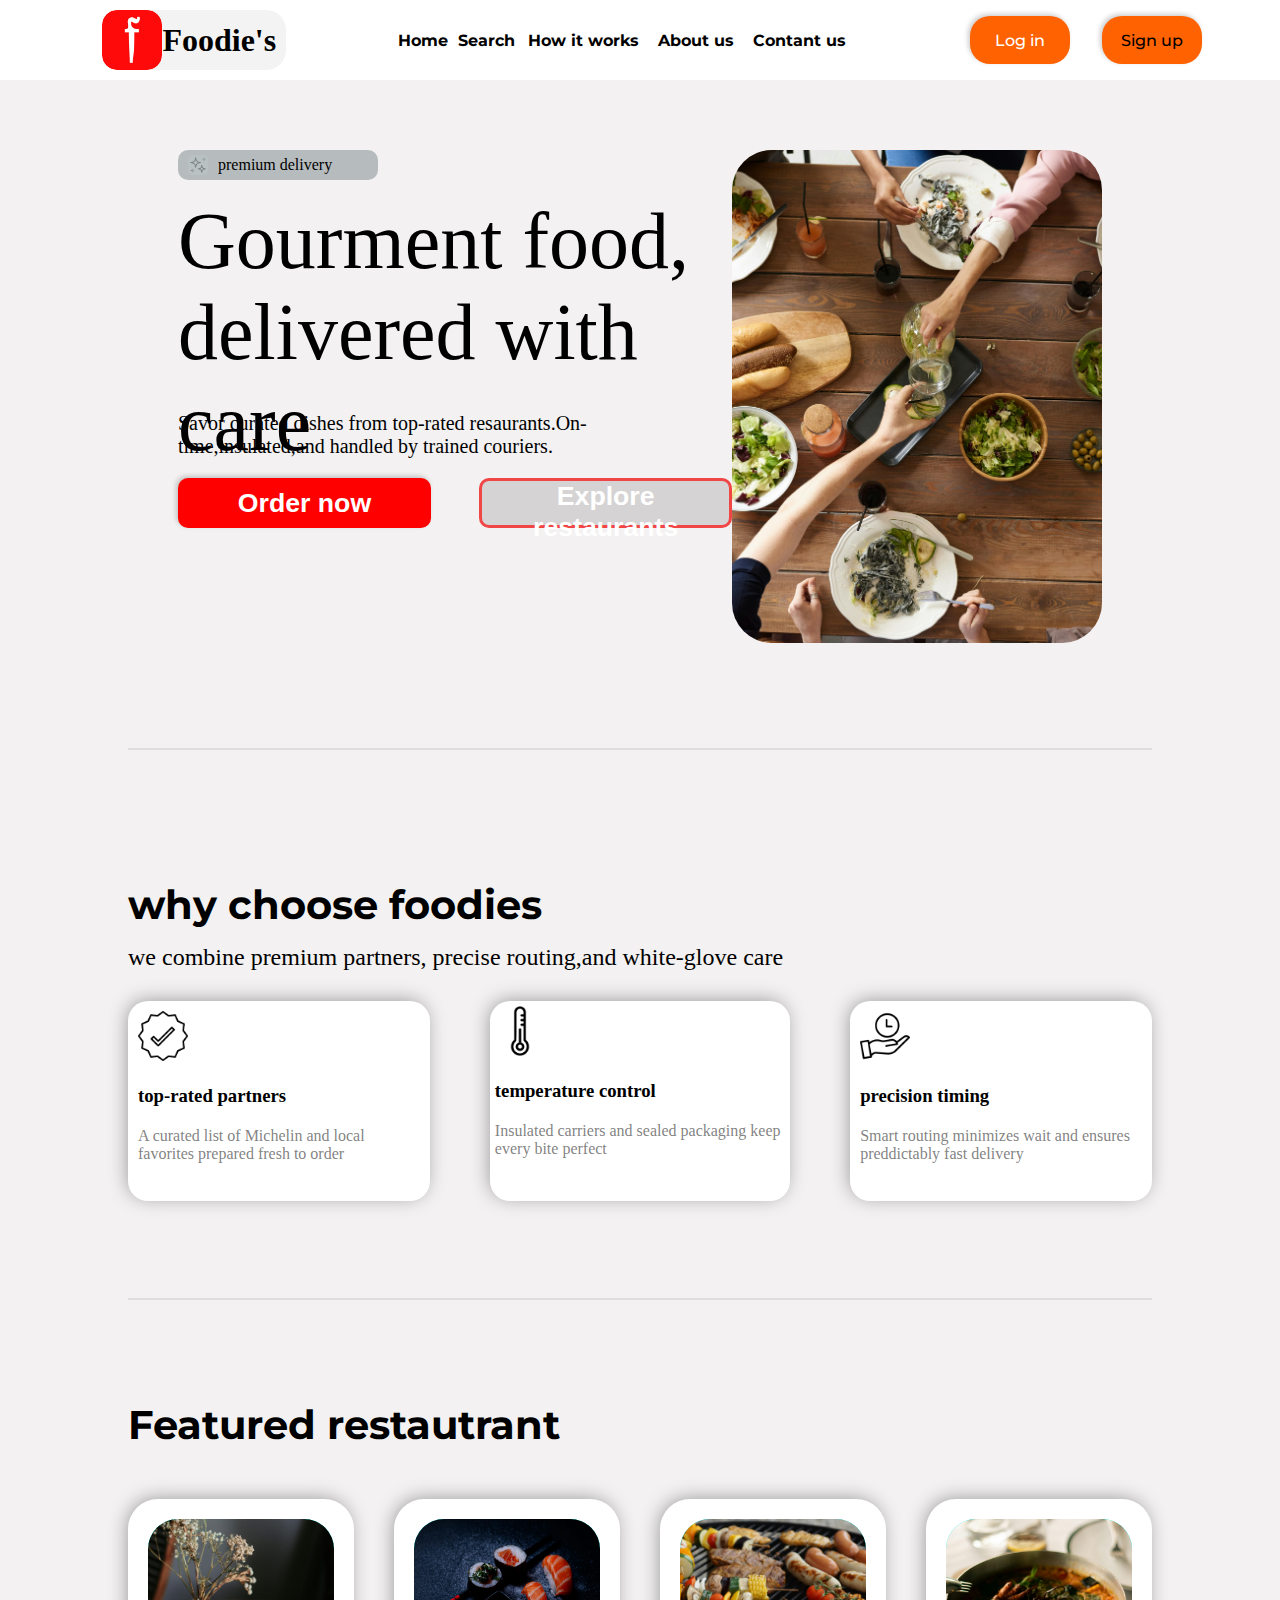
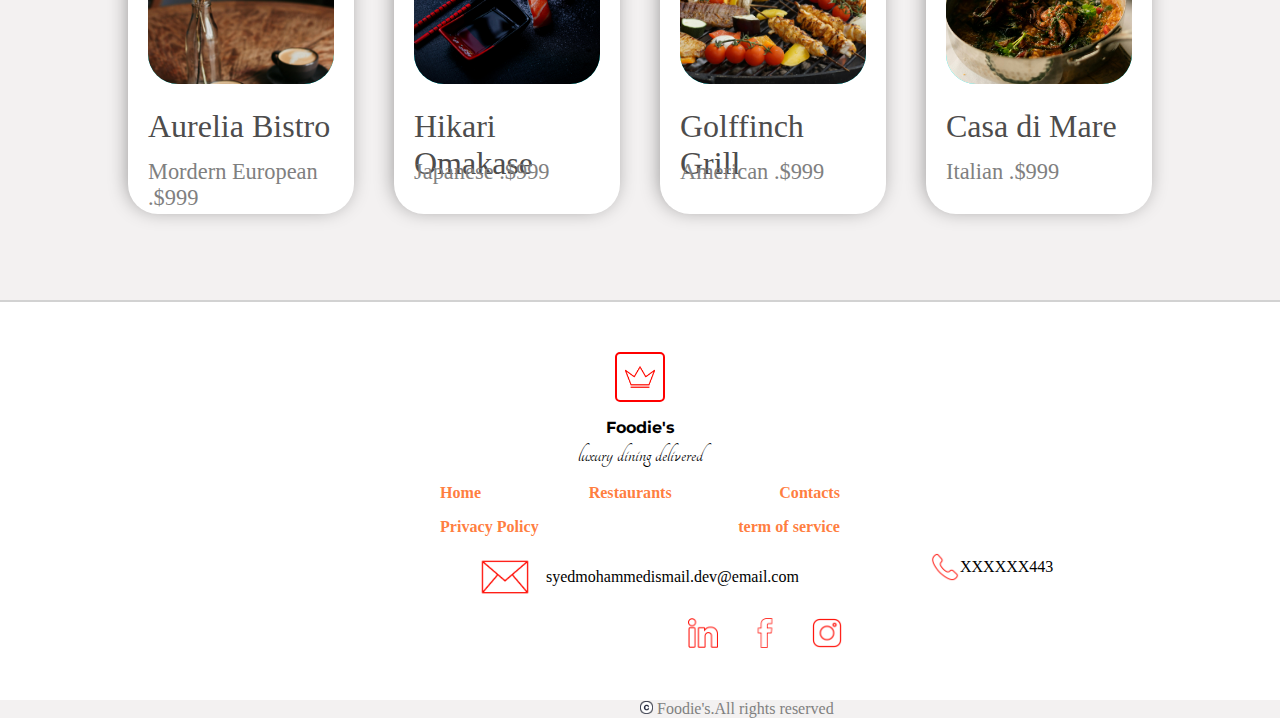
<file: index.html>
<!DOCTYPE html>
<html lang="en">
<head>
    <meta charset="UTF-8">
    <meta name="viewport" content="width=device-width, initial-scale=1.0">
    <title>Foodie's</title>
<link rel="shortcut icon" href="./assests/favico-logo.png" type="image/x-icon">
<style>
    @import url('https://fonts.googleapis.com/css2?family=Tangerine:wght@400;700&display=swap');
    @import url('https://fonts.googleapis.com/css2?family=Montserrat:ital,wght@0,100..900;1,100..900&display=swap');
</style>
<link rel="stylesheet" href="home.css">
</head>
<body>
    <nav>
        <div class="logo">
            <img src="./assests/favico-logo.png" alt="">
            Foodie's
        </div>
        <div class="menu">
            <a href="#" class="home">Home</a>
            <a href="#" class="search">Search</a>
            <a href="#" class="work">How it works</a>
            <a href="#"class="about">About us</a>
            <a href="#" class="contact">Contant us</a>


        </div>
        <div class="registration">
            <button class="login">
             <a href="#">Log in</a>
            </button>
            <button class="signup">
                <a href="#">Sign up</a>
            </button>
        </div>
    </nav>
    
    <div class="main">
        <div class="start">
            <div class="gourment">
                <span class="premium">
                    <img src="./assests/star logo" alt="">
                    premium delivery
                </span>
                <span class="maintext">Gourment food, delivered with care</span>
                <span class="subline">
                    Savor curated dishes from top-rated resaurants.On-time,insulated,and handled by trained couriers.
                </span>
                <div class="btn">
                    <button class="order"><a href="#">Order now</a></button>
                    <button class="explore"><a href="#">Explore restaurants</a></button>

                </div>
            </div>
            <div class="limg">
                <img src="./assests/homepagemainimg.jpg" alt="">
            </div>
        </div>
        <div class="whyfoodies">
            <div class="mainfoodie">
                <h1>why choose foodies</h1>
                <p>we combine premium partners, precise routing,and white-glove care</p>
            </div>
          
            <div class="foodiecond">

                <div class="rated1">

                    <div class="rimg">
                        <img src="./assests/correct.png" alt="">
                    </div>
                    <h3>top-rated partners</h3>
                    <p>A curated list of Michelin and local favorites prepared fresh to order</p>

                </div>
                <div class="rated2">

                    <div class="rimg">
                        <img src="./assests/thermometer.png" alt="">
                    </div>
                   <h3>temperature control</h3>
                    <p>Insulated carriers and sealed packaging keep every bite perfect</p>
                </div>
                <div class="rated3">

                    <div class="rimg">
                        <img src="./assests/save-time.png" alt="">
                    </div>
                    <h3>precision timing</h3>
                    <p>Smart routing minimizes wait and ensures preddictably fast delivery</p>
                </div>






            </div>


           

        </div>

        <div class="featuresr">
          <h2>Featured restautrant</h2>
           <div class="featurecart">
            <div class="fcart1">
                <img src="./assests/pexels-nastyasensei-66707-2575834.jpg" alt="">
                <h5>Aurelia Bistro</h5>
                <p>Mordern European<span> .$999</span></p>
            </div>
            <div class="fcart2">
                <img src="./assests/pexels-itslauravillela-31286784.jpg" alt="">
                <h5>Hikari Omakase</h5>
                <p>Japanese<span> .$999</span></p>
            </div>
            <div class="fcart3">
                <img src="./assests/pexels-pixabay-533325.jpg" alt="">
                <h5>Golffinch Grill</h5>
                <p>American<span> .$999</span></p>
            </div>
            <div class="fcart4">
                <img src="./assests/pexels-onbab-11689800.jpg" alt="">
                <h5>Casa di Mare</h5>
                <p>Italian<span> .$999</span></p>
            </div>
           </div>
        </div>

        
    </div>



    <footer>
    <div class="foter">

        <div class="ftmg">
            <img src="./assests/crown.png" alt="">
        </div>
        <div class="ftname">
            <h5>Foodie's</h5>
            <p>luxury dining delivered</p>
        </div>
        <div class="ftreturn"><h6>Home</h6>
        <h6>Restaurants</h6>
        <h6>Contacts</h6></div>
        <div class="fotreturn">
            <h6>Privacy Policy</h6>
            <h6>term of service</h6>
           
        </div>
        <div class="contacts">
            <div class="email">
                <img src="./assests/gmail.png" alt="">
                syedmohammedismail.dev@email.com
            </div>
            <div class="phone">
                <img src="./assests/telephone.png" alt="">
                XXXXXX443
            </div>
        </div>
        <div class="logos">
            <img src="./assests/linkedin.png" alt="">
            <img src="./assests/social.png" alt="">
            <img src="./assests/video.png" alt="">
        </div>
     

    </div>
    <span>
        <img src="./assests/letter-c.png" alt="">
        Foodie's.All rights reserved

    </span>
    </footer>
 
</body>
</html>
</file>
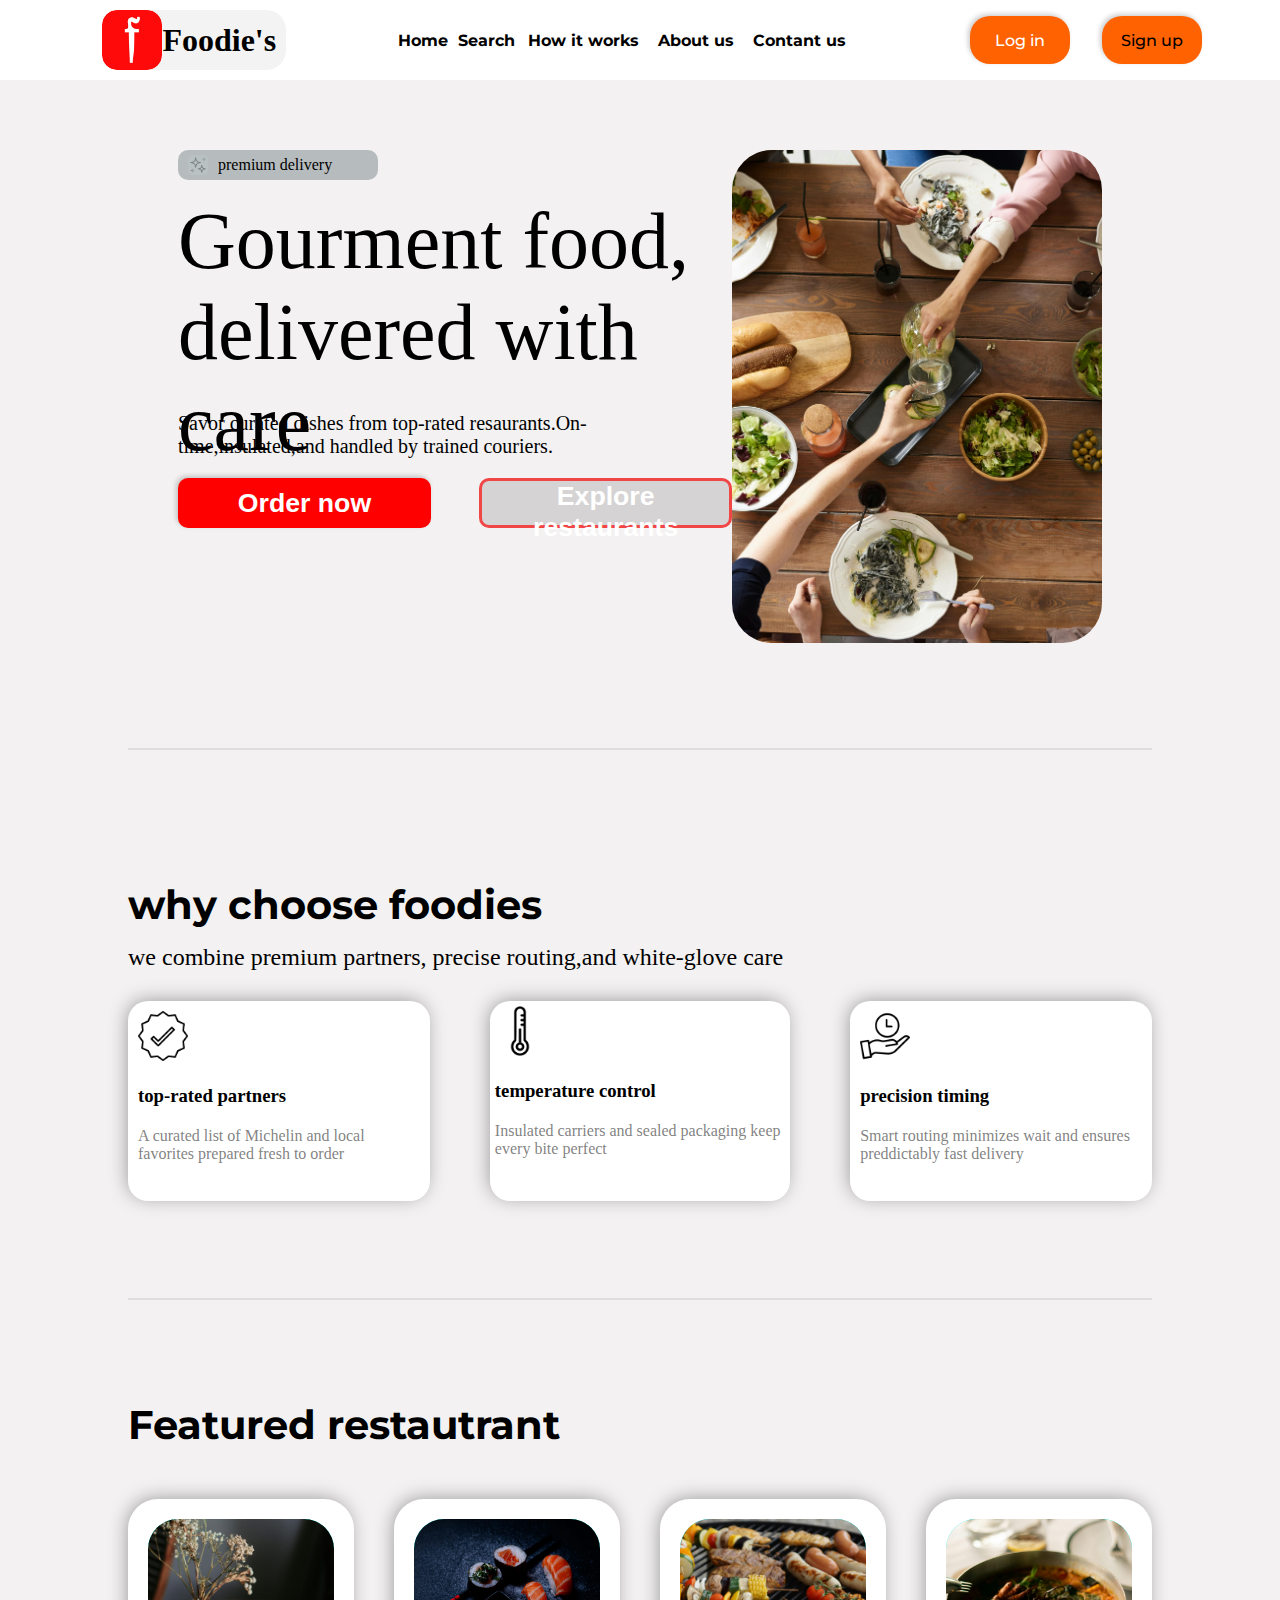
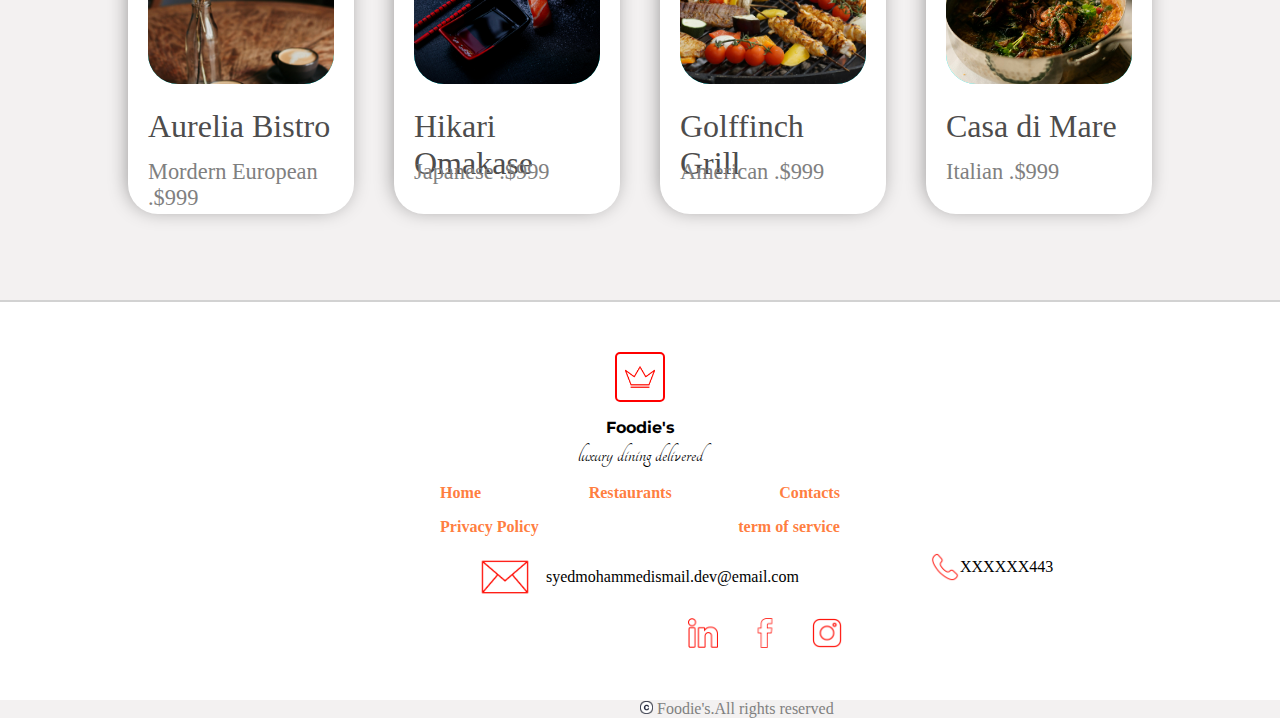
<file: home.html>
<!DOCTYPE html>
<html lang="en">
<head>
    <meta charset="UTF-8">
    <meta name="viewport" content="width=device-width, initial-scale=1.0">
    <title>Foodie's</title>
<link rel="shortcut icon" href="./assests/favico-logo.png" type="image/x-icon">
<style>
    @import url('https://fonts.googleapis.com/css2?family=Tangerine:wght@400;700&display=swap');
    @import url('https://fonts.googleapis.com/css2?family=Montserrat:ital,wght@0,100..900;1,100..900&display=swap');
</style>
<link rel="stylesheet" href="home.css">
</head>
<body>
    <nav>
        <div class="logo">
            <img src="./assests/favico-logo.png" alt="">
            Foodie's
        </div>
        <div class="menu">
            <a href="#" class="home">Home</a>
            <a href="#" class="search">Search</a>
            <a href="#" class="work">How it works</a>
            <a href="#"class="about">About us</a>
            <a href="#" class="contact">Contant us</a>


        </div>
        <div class="registration">
            <button class="login">
             <a href="#">Log in</a>
            </button>
            <button class="signup">
                <a href="./loginpage.html">Sign up</a>
            </button>
        </div>
    </nav>
    
    <div class="main">
        <div class="start">
            <div class="gourment">
                <span class="premium">
                    <img src="./assests/star logo" alt="">
                    premium delivery
                </span>
                <span class="maintext">Gourment food, delivered with care</span>
                <span class="subline">
                    Savor curated dishes from top-rated resaurants.On-time,insulated,and handled by trained couriers.
                </span>
                <div class="btn">
                    <button class="order"><a href="#">Order now</a></button>
                    <button class="explore"><a href="#">Explore restaurants</a></button>

                </div>
            </div>
            <div class="limg">
                <img src="./assests/homepagemainimg.jpg" alt="">
            </div>
        </div>
        <div class="whyfoodies">
            <div class="mainfoodie">
                <h1>why choose foodies</h1>
                <p>we combine premium partners, precise routing,and white-glove care</p>
            </div>
          
            <div class="foodiecond">

                <div class="rated1">

                    <div class="rimg">
                        <img src="./assests/correct.png" alt="">
                    </div>
                    <h3>top-rated partners</h3>
                    <p>A curated list of Michelin and local favorites prepared fresh to order</p>

                </div>
                <div class="rated2">

                    <div class="rimg">
                        <img src="./assests/thermometer.png" alt="">
                    </div>
                   <h3>temperature control</h3>
                    <p>Insulated carriers and sealed packaging keep every bite perfect</p>
                </div>
                <div class="rated3">

                    <div class="rimg">
                        <img src="./assests/save-time.png" alt="">
                    </div>
                    <h3>precision timing</h3>
                    <p>Smart routing minimizes wait and ensures preddictably fast delivery</p>
                </div>






            </div>


           

        </div>

        <div class="featuresr">
          <h2>Featured restautrant</h2>
           <div class="featurecart">
            <div class="fcart1">
                <img src="./assests/pexels-nastyasensei-66707-2575834.jpg" alt="">
                <h5>Aurelia Bistro</h5>
                <p>Mordern European<span> .$999</span></p>
            </div>
            <div class="fcart2">
                <img src="./assests/pexels-itslauravillela-31286784.jpg" alt="">
                <h5>Hikari Omakase</h5>
                <p>Japanese<span> .$999</span></p>
            </div>
            <div class="fcart3">
                <img src="./assests/pexels-pixabay-533325.jpg" alt="">
                <h5>Golffinch Grill</h5>
                <p>American<span> .$999</span></p>
            </div>
            <div class="fcart4">
                <img src="./assests/pexels-onbab-11689800.jpg" alt="">
                <h5>Casa di Mare</h5>
                <p>Italian<span> .$999</span></p>
            </div>
           </div>
        </div>

        
    </div>



    <footer>
    <div class="foter">

        <div class="ftmg">
            <img src="./assests/crown.png" alt="">
        </div>
        <div class="ftname">
            <h5>Foodie's</h5>
            <p>luxury dining delivered</p>
        </div>
        <div class="ftreturn"><h6>Home</h6>
        <h6>Restaurants</h6>
        <h6>Contacts</h6></div>
        <div class="fotreturn">
            <h6>Privacy Policy</h6>
            <h6>term of service</h6>
           
        </div>
        <div class="contacts">
            <div class="email">
                <img src="./assests/gmail.png" alt="">
                syedmohammedismail.dev@email.com
            </div>
            <div class="phone">
                <img src="./assests/telephone.png" alt="">
                XXXXXX443
            </div>
        </div>
        <div class="logos">
            <img src="./assests/linkedin.png" alt="">
            <img src="./assests/social.png" alt="">
            <img src="./assests/video.png" alt="">
        </div>
     

    </div>
    <span>
        <img src="./assests/letter-c.png" alt="">
        Foodie's.All rights reserved

    </span>
    </footer>
 
</body>
</html>
</file>
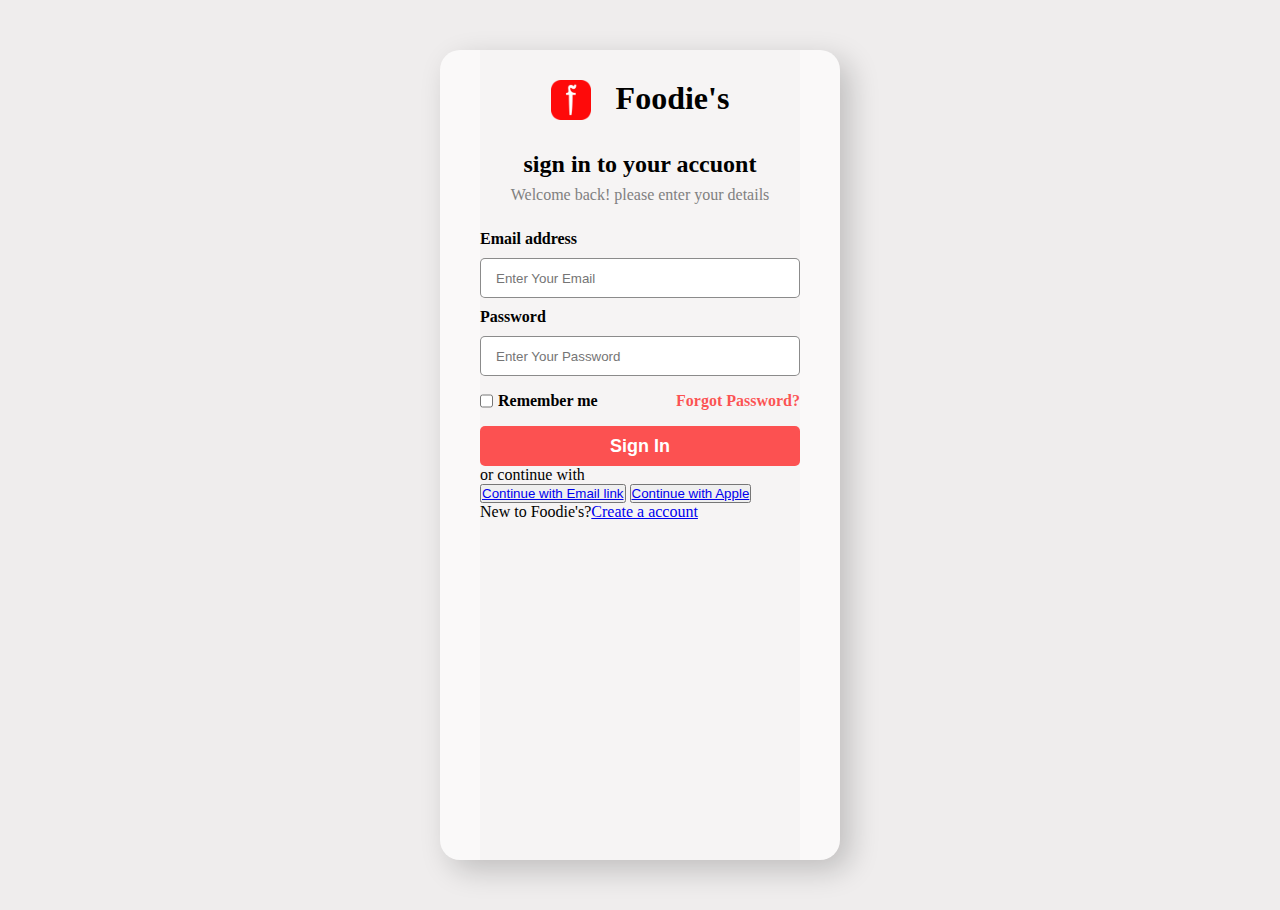
<file: loginpage.html>
<!DOCTYPE html>
<html lang="en">
<head>
    <meta charset="UTF-8">
    <meta name="viewport" content="width=device-width, initial-scale=1.0">
    <title>Foodie's</title>
    <link rel="shortcut icon" href="./assests/favico-logo.png" type="image/x-icon">
    <link rel="stylesheet" href="loginpage.css">
</head>
<body>
    <div class="logind">
     
        <div class="loginm">
            <div class="foodie">
                <div class="foodiename">
                    <img src="./assests/favico-logo.png" alt="">
                    <h1>Foodie's</h1>
                </div>
                <div class="content">
                    <p class="sigin">sign in to your accuont</p>
                    <p class="detail">Welcome back! please enter your details</p>
                </div>
            </div>
            <div class="inputt">
                <label for="email">Email address</label>
                <input type="email" placeholder="Enter Your Email"
                id="email"
                >
                <label for="pass">Password</label>
                <input type="password" placeholder="Enter Your Password"
                id="pass"
                >
                <div class="check">
                   <div class="checkbox">
                    <input id="box" type="checkbox">
                <label for="box">Remember me</label>
            </div>
                    <a href="#" class="forgot">Forgot Password?</a>
                </div>
                
                <button class="submit" type="submit">Sign In</button> 

                
            </div>
         <div class="bottom">
            <p class="line">
                <span >or continue with</span>
            </p>
         </div>
         <div class="menu">
            <button><a href="#">Continue with Email link</a></button>
            <button><a href="#">Continue with Apple</a></button>
           
         </div>
         <div class="new"><p>
            New to Foodie's?<a class="naccout" href="#">Create a account</a>
         </p></div>
        </div>
    </div>

</body>
</html>
</file>
<file: home.css>
*{
    padding: 0;
    margin: 0;
    box-sizing: border-box;
}


body{
    height: 100vh;
    width: 100%;
    overflow-x: hidden;
    margin: 0 auto;
   background-color: rgba(230 226 226 / 47%);
   position: relative;
   margin-top: 100px;
}
nav{
    width: 100%;
        overflow-x: hidden;
    height:80px ;
    padding: 10px 8% 10px 8%;
    background-color: white;
    border: none;
    position: fixed;
    top: 0;
    display: flex;
    align-items: center;
    justify-content: space-between;
    gap: 7em;
}
.logo {
    width: 200px;
    height: 60px;
    background-color: rgba(170, 170, 170, 0.138);
    border-radius: 20px;
    display: flex;
        align-items: center;
        justify-content: space-between;
        font-size: 2rem;
        font-weight: 700;
        padding-right: 10px;
}
.logo img{
    width: 60px;
    height: 60px;
    border-radius: 15px;
    transition-duration: 0.2s;
}

.logo img:hover{
    cursor: pointer;
    width: 62px;
    height: 62px;
    border-radius: 15px;
}


.menu{
    width: 50%;
    height: 60px;

    display: flex;
    align-items: center;
    justify-content: space-between;
  
}
.menu a{
  

    text-decoration: none;
    color: black;
    font-family: "Montserrat", sans-serif;
    font-size: 1rem;
    font-weight: bold;
    position: relative;
   transition-duration: 0.4s;
}

.home{
    width: 60px;
}
.search{
width: 70px;
}
.about{
    width: 95px;
}
.work{
width: 130px;
}
.contact{
    width: 105px;
}

.menu a:hover{
color: red;
font-size: 1.1rem;
}


.registration{
    height: 60px;
      
        display: flex;
        align-items: center;
        gap: 2em;
       
    
}
.registration button{
    width: 100px;
    height: 80%;
   
    
    font-family: "Montserrat", sans-serif;
        font-size: 1rem;
        font-weight: 500;
        border: none;
        border-radius: 20px;
}
.login{
    background-color: rgb(255, 98, 0);
 
    box-shadow: -2px -2px 5px 0px rgba(0, 0, 0, 0.2);
    transition-duration: 0.4s;
}
.login a {
    text-decoration: none;
    color: white;

}
.login:hover{
    cursor: pointer;
    
    background-color: rgb(255, 0, 0);
    font-size: 0.9em;
   
}
.signup {
    background-color: rgb(255, 98, 0);
    color: rgb(0, 0, 0);
    box-shadow: -2px -2px 5px 0px rgba(0, 0, 0, 0.2);
    
    transition-duration: 0.4s;
}
.signup a {
    text-decoration: none;
    color: black;
}

.signup:hover{
    cursor: pointer;
   
    background-color: rgb(255, 0, 0);
    font-size: 0.9em;
   
}





.main{
    width: 80%;
    margin-left: 10%;
    margin-right: 10%;
}

.start{
    width: 100%;
    height: 650px;
    padding: 50px;
    border-bottom: 2px solid rgba(128, 128, 128, 0.171);
    display: flex;

}
.gourment{
    width: 60%;
    height: 90%;
    display: flex;
    flex-direction: column;
    gap: 1em;
}

.premium{
width: 200px;
height: 30px;
padding-left: 10px;
background-color: rgba(136, 148, 150, 0.574);
border-radius: 10px;
font-size: 1rem;
display: flex;
align-items: center;
gap: 10px;



}
.premium img {
    width: 20px;
    height: 20px;
    object-fit: cover;
    border-radius: 5px;
background-color: rgba(136, 148, 150, 0.574);
    z-index: -1;
}




.maintext{
    width: 100%;
    height: 200px;
    font-size: 5rem;
}
.subline{
    width: 100%;
    height: 50px;
    font-size: 20px;
}
.btn{
    width: 100%;
    display: flex;
    gap: 3em;
}
.btn button{
    width: 270px;
    height: 50px;

}
.btn button a{
    text-decoration: none;
    color: white;
    font-size: 2em;
    font-weight: 700;
}

.order{
    border: none;
    background-color: red;
box-shadow: -2px -2px 5px 0px rgba(0, 0, 0, 0.2);
 border-radius: 10px;
 transition-duration: 0.4s;
}
.order:hover {
    cursor: pointer;

    background-color: rgb(255, 0, 0);
    font-size: 0.8em;

}
.explore{
   width: 300px;
    border: 3px solid rgba(255, 0, 0, 0.667);
    border-radius: 10px;
    background-color: rgba(162, 159, 159, 0.363);
    color: black;
   

}
.limg{
    width: 40%;
    height: 90%;
   
    border-radius: 40px;
}
.limg img{
    width: 100%;
        height: 100%;
        object-fit: cover;
        border-image-repeat: none;
        border-radius: 40px;
        transition-duration: 0.4s;
}
.limg img:hover{
    width: 101%;
    height: 101%;
    object-fit: cover;
        border-image-repeat: none;
        border-radius: 40px;
}

.whyfoodies{
    width: 100%;
    height: 450px;
     border-bottom: 2px solid rgba(128, 128, 128, 0.171);
    
}

.mainfoodie{
    margin-top: 100px;
    padding-top: 30px;
    width: 100%;
    display: flex;
    flex-direction: column;
    gap: 15px;
    
}

.mainfoodie h1 p {
    width: 100%;

}

.mainfoodie h1{
    font-size: 2.5rem;
    font-family: "Montserrat", sans-serif;                                  
}

.mainfoodie p {
    font-size: 1.5rem;
    font-weight: 100;
}

.foodiecond {

    width: 100%;
    display: flex;
    
   
    
}
.rated1,.rated2,.rated3{
    margin-top: 30px;
    width: 355px;
    height: 200px;
    border-radius: 20px;
   

    background-color: white;
    box-shadow: -2px -2px 20px -3px rgba(0, 0, 0, 0.421);
    display: flex;
    flex-direction: column;
    font-size: 1rem;
    gap: 20px;
    transition-duration: 0.4s;
}

.rated1 img{
    width: 50px;
    height: 50px;
    border-radius: 5px;
}
.rated2 img{
    width: 50px;
    height: 50px;
    border-radius: 5px;
}
.rated3 img{
    width: 50px;
    height: 50px;
    border-radius: 5px;
}

.rated1 p,
.rated2 p,
.rated3 p{
    color: rgba(128, 128, 128, 0.982);
}


.rated1{
    margin-right: 20px;
    padding: 10px;
}
.rated2{
    margin-right: 40px;
    margin-left: 40px;
    padding: 5px;
}
.rated3{
    margin-left: 20px;
    padding: 10px;
    
}
.rated1:hover{
width: 345px;
height: 190px;
margin-right: 25px;
margin-left: 5px;
border-radius: 20px;
}
.rated2:hover{
width: 345px;
height: 190px;
margin-right: 45px;
margin-left: 45px;
border-radius: 20px;

}
.rated3:hover{
    width: 345px;
        height: 190px;
        margin-left: 25px;
        margin-right: 5px;
        border-radius: 20px;
       
}
.featuresr{
    margin-top: 100px;
    width: 100%;
    height: 500px;
  

}
.featuresr h2{
    font-size: 2.5rem;
    margin: 50px;
    margin-left: 0;
    font-family: "Montserrat", sans-serif;                                  
}
.featurecart{
    width: 100%;
    height: 70%;
    display: flex;

}
.fcart1{
    width: 25%;
    height: 90%;
    padding: 20px;
    border-radius: 30px;
    box-shadow: -2px -2px 20px -3px rgba(0, 0, 0, 0.421);
    margin-right: 20px;
    transition-duration: 0.4;
   background-color: white;
}
.fcart2{
    width: 25%;
    height: 90%;
    padding: 20px;
    border-radius: 30px;
    box-shadow: -2px -2px 20px -3px rgba(0, 0, 0, 0.421);
    margin-right:20px;
    margin-left: 20px;
    transition-duration: 0.4;
    background-color: white;
 
}
.fcart3{
    width: 25%;
    height: 90%;
    padding: 20px;
    border-radius: 30px;
    box-shadow: -2px -2px 20px -3px rgba(0, 0, 0, 0.421);
    margin-right: 20px;
    margin-left: 20px;
    background-color: white;
    transition-duration: 0.4;
   
}
.fcart4{
    width: 25%;
    height: 90%;
    padding: 20px;
    border-radius: 30px;
    box-shadow: -2px -2px 20px -3px rgba(0, 0, 0, 0.421);
    margin-left: 20px;
    transition-duration: 0.4;
    background-color: white;
  
}
.fcart1:hover{
    width: 24%;
    height: 89%;
     padding: 15px;
    margin-left: 5px;
    margin-right: 26px;
}
.fcart2:hover{
    width: 24%;
    height: 89%;
   
    margin-left: 26px;
    margin-right: 25px;
}
.fcart3:hover{
    width: 24%;
    height: 89%;
    margin-left: 25px;
    margin-right: 25px;
}
.fcart4:hover{
    width: 24%;
    height: 89%;
    margin-left: 25px;
    margin-right: 5px;
}

.fcart1 img,.fcart2 img,.fcart3 img,.fcart4 img {
    width: 100%;
    height: 60%;
    margin-bottom: 20px;
    background-color: aqua;
    border-radius: 30px;
    object-fit: cover;
}
.fcart1 h5 ,
.fcart2 h5,
.fcart3 h5,
.fcart4 h5{
    font-size: 2rem;
    font-weight: 100;
    width: 100%;
    height: 15%;
    color: rgb(77, 76, 76);
    margin-bottom: 10px;
}

.fcart1 p,
.fcart2 p,
.fcart3 p,
.fcart4 p {
    height: 10%;
    width: 100%;
    font-size: 1.4em;
    color: rgb(128, 128, 128);
}


footer{
    border-top: 2px solid rgba(139, 137, 137, 0.385);
    width: 100vw;
    height: 400px;
    background-color: rgb(255, 255, 255);
}

.foter{
    width: 100%;
    margin: 0 auto;
    height: 100%;

    display: flex;
    flex-direction: column;
    gap: 1em;
}
.ftmg{
    width: 50px;
    height: 50px;
    margin: 0 auto;
    padding: 5px;
    
    margin-top: 50px;
    border: 2px solid red;
    border-radius: 5px;
    /* background-color: black; */
}
.ftmg img{
    width: 100%;
    height: 100%;
    object-fit: cover;
    filter: brightness(0) saturate(100%) invert(15%) sepia(99%) saturate(7051%) hue-rotate(4deg) brightness(100%) contrast(107%);
}
.ftname{
    width: 200px;
        height: 50px;
        margin: 0 auto;
        display: flex;
        flex-direction: column;
        gap: 5px;
        align-items: center;
 
}

.ftname h5 {
    font-family: "Montserrat", sans-serif;
        font-size: 1rem;
        font-weight: bold;
}
.ftname p {
    font-family: "Tangerine", sans-serif;
    font-size: 1.5em;
}
.ftreturn, .fotreturn{
    width: 400px;
        
        margin: 0 auto;
    display: flex;
    justify-content: space-between;
    color: rgba(255, 85, 0, 0.767);
    font-size: 1.5rem;
  
}

.contacts{
    width: 100%;
    padding: 0 30em;
    display: flex;
    flex-direction: row;
 gap: 25em;

}
.email {
    width: 50px;
    height: 50px;
    display: flex;
    flex-direction: row;
    align-items: center;
    justify-content: space-between;
    gap: 1em;

}
.email img{
    width: 50px;
        height: 50px;
object-fit: cover;
filter: brightness(0) saturate(100%) invert(15%) sepia(99%) saturate(7051%) hue-rotate(4deg) brightness(100%) contrast(107%);
}
.phone {
    width: 30px;
    height: 30px;
    display: flex;
    flex-direction: row;
    align-items: center;
    justify-content: space-between;

}
.phone img {
    width: 30px;
    height: 30px;
    object-fit: cover;
    filter: brightness(0) saturate(100%) invert(15%) sepia(99%) saturate(7051%) hue-rotate(4deg) brightness(100%) contrast(107%);
}
.logos{
    display: flex;
    margin: 0 43em;
    flex-direction: row;
    gap: 2em;
}
.logos img{
    width: 30px;
        height: 30px;
        object-fit: cover;
        filter: brightness(0) saturate(100%) invert(15%) sepia(99%) saturate(7051%) hue-rotate(4deg) brightness(100%) contrast(107%);
}



footer span{
    width: 100%;
    height: 3rem;
    margin-left: 40em;
    margin-right: 15em;
    color: grey;
}
footer span img {
    width: 153x;
    height: 13px;
    border-radius: 5px;
    background-color: gray;
    z-index: -1;
}
</file>
<file: loginpage.css>
*{
    box-sizing: border-box;
    padding: 0;
    margin: 0;
}


body{
    background-color: rgba(230, 226, 226, 0.625);
}






.logind {
width: 400px;
height: 90vh;
background-color: rgb(250, 249, 249);
margin: 50px auto;
border-radius:20px;
box-shadow: 10px 10px 30px rgba(0, 0, 0, 0.2);

display: flex;
justify-content:center ;

gap: auto;
}
.loginm{
    width: 80%;
    height: 100%;
    background-color: rgba(225, 214, 214, 0.118);

    display: flex;
    flex-direction: column;

}
.foodie{
    width: 100%;
    height: 130px;
    display: flex;
    margin-top: 30px;
        flex-direction: column;
    /* background-color: rgb(185, 9, 9); */
}
.foodiename{
 width: 50%;
 height: 50%;
 display: flex;
 margin-bottom: 30px;
 margin: 0 auto;
 justify-content: center;
 gap: 25px;
}
.foodiename img {
    width: 40px;
        height: 40px;
}
.content{
    /* background-color: aqua; */
    width: 100%;
    height: 50%;
    display: flex;
    flex-direction: column;
    justify-content: center;
    align-items: center;
    gap:8px;
}
.sigin{
    font-size: x-large;
    font-weight: bold;
}
.detail{
    font-size: medium;
    font-weight: 400;
    color: gray;
}
.inputt{
    margin-top: 20px;
    width: 100%;
    display: flex;
    flex-direction: column;
    gap: 10px;
}
.inputt input{
    border-style: none;
    height: 40px;
    padding-left: 15px;
    border: 1px solid rgba(32, 32, 32, 0.523);
    border-radius: 5px;
}
.inputt label{
    font-size: medium;
    font-weight: bold;
}

.check{
    width: 100%;
    height: 30px;
    display: flex;
    justify-content: space-between;
    align-items: center;
   
}
.checkbox{
   
    display: flex;
    align-items: center;
    justify-content: center;
    gap: 5px;
   
}
.checkbox input{
cursor: pointer;
}
.forgot {
    text-decoration: none;
    color: rgba(255, 0, 0, 0.682);
    font-weight: bold;
}
.submit{
    width: 100%;
    border-style: none;
    font-size: large;
    font-weight: bold;
    color: white;
    border-radius: 5px;
    height: 40px;
    cursor: pointer;
    background-color: rgba(255, 0, 0, 0.666);
}
.submit:hover{
    background-color: red;

}
</file>
